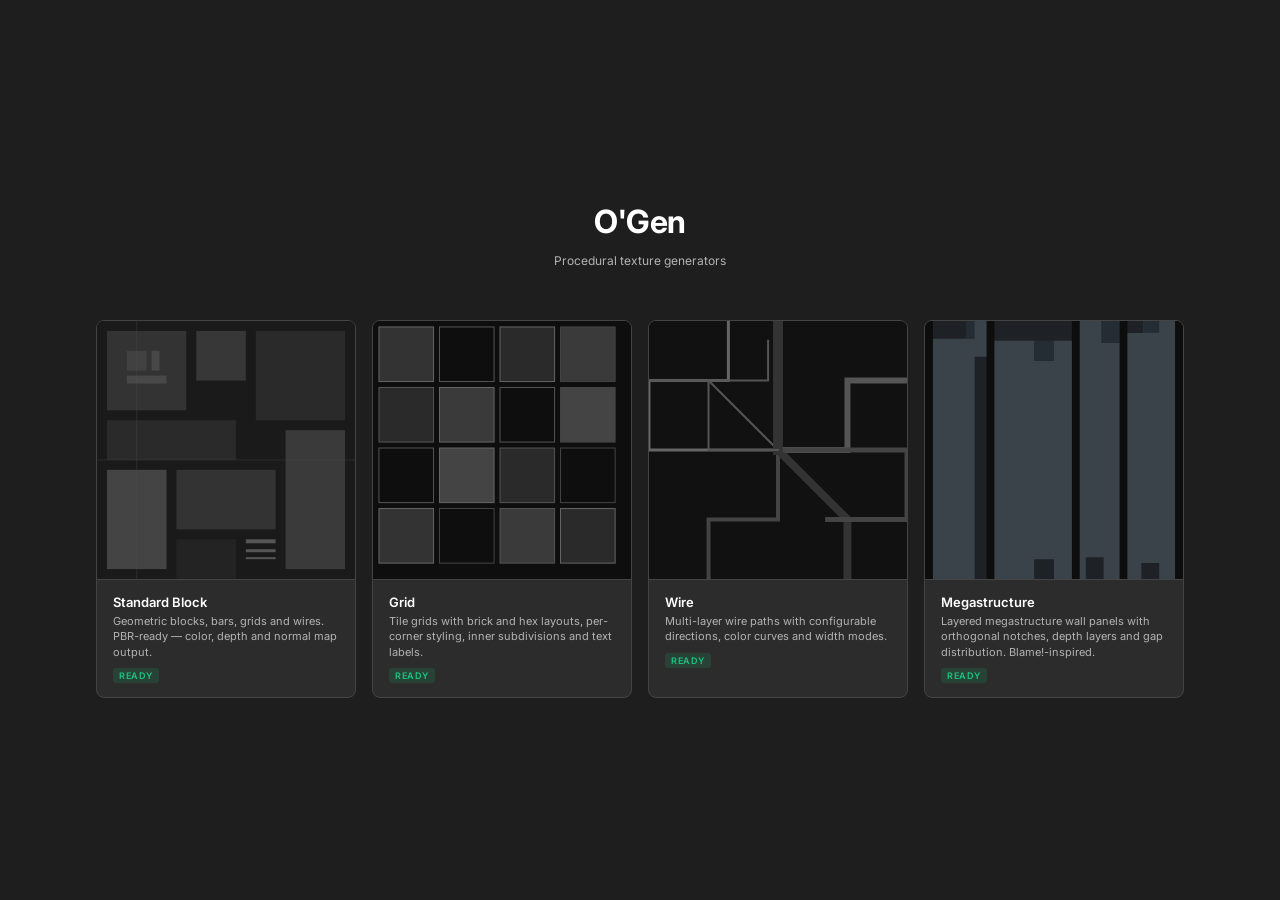
<file: index.html>
<!DOCTYPE html>
<html lang="en">
<head>
    <meta charset="UTF-8">
    <meta name="viewport" content="width=device-width, initial-scale=1.0">
    <title>O'Gen</title>
    <link rel="stylesheet" href="css/main.css">
    <style>
        body {
            display: flex;
            flex-direction: column;
            align-items: center;
            justify-content: center;
            min-height: 100vh;
            padding: 40px 20px;
            gap: 40px;
        }

        .hub-header { text-align: center; }

        .hub-title {
            font-size: 32px;
            font-weight: 700;
            color: var(--ob-ink);
            letter-spacing: -0.5px;
            margin: 0 0 6px;
        }

        .hub-sub {
            font-size: 12px;
            color: var(--ob-muted);
        }

        .generator-grid {
            display: flex;
            gap: 16px;
            flex-wrap: wrap;
            justify-content: center;
        }

        .gen-card {
            width: 260px;
            background: var(--ob-panel);
            border: 1px solid var(--ob-line);
            border-radius: var(--ob-radius-shell);
            overflow: hidden;
            text-decoration: none;
            color: inherit;
            transition: border-color 0.2s, transform 0.15s, box-shadow 0.2s;
            display: flex;
            flex-direction: column;
        }

        .gen-card:hover {
            border-color: var(--ob-line-2);
            transform: translateY(-2px);
            box-shadow: 0 12px 32px rgba(0, 0, 0, 0.4);
        }

        .gen-card.disabled {
            opacity: 0.45;
            pointer-events: none;
        }

        .gen-preview {
            width: 100%;
            aspect-ratio: 1;
            background: #111;
            overflow: hidden;
            position: relative;
        }

        .gen-preview svg { width: 100%; height: 100%; display: block; }

        .gen-info {
            padding: 14px 16px;
            display: flex;
            flex-direction: column;
            gap: 4px;
            border-top: 1px solid var(--ob-line);
        }

        .gen-name {
            font-size: 13px;
            font-weight: 600;
            color: var(--ob-ink);
        }

        .gen-desc {
            font-size: 11px;
            color: var(--ob-muted);
            line-height: 1.4;
        }

        .gen-badge {
            display: inline-flex;
            align-items: center;
            font-size: 9px;
            font-weight: 600;
            text-transform: uppercase;
            letter-spacing: 0.06em;
            padding: 2px 6px;
            border-radius: 3px;
            margin-top: 4px;
            width: fit-content;
        }

        .badge-ready  { background: rgba(27, 196, 125, 0.15); color: var(--ob-success); }
        .badge-soon   { background: rgba(255, 255, 255, 0.06); color: var(--ob-muted); }
    </style>
</head>
<body>

<div class="hub-header">
    <h1 class="hub-title">O'Gen</h1>
    <p class="hub-sub">Procedural texture generators</p>
</div>

<div class="generator-grid">

    <!-- Standard Block -->
    <a href="standard-block.html" class="gen-card">
        <div class="gen-preview">
            <svg xmlns="http://www.w3.org/2000/svg" viewBox="0 0 260 260">
                <rect width="260" height="260" fill="#1a1a1a"/>
                <rect x="10" y="10" width="80" height="80" fill="#333"/>
                <rect x="100" y="10" width="50" height="50" fill="#444" fill-opacity=".7"/>
                <rect x="160" y="10" width="90" height="90" fill="#2a2a2a"/>
                <rect x="10" y="100" width="130" height="40" fill="#3a3a3a" fill-opacity=".5"/>
                <rect x="10" y="150" width="60" height="100" fill="#444"/>
                <rect x="80" y="150" width="100" height="60" fill="#333"/>
                <rect x="190" y="110" width="60" height="140" fill="#3a3a3a"/>
                <rect x="150" y="220" width="30" height="4" fill="#555"/>
                <rect x="150" y="230" width="30" height="3" fill="#555"/>
                <rect x="150" y="238" width="30" height="2" fill="#555"/>
                <rect x="80" y="220" width="60" height="40" fill="#2a2a2a" fill-opacity=".6"/>
                <line x1="40" y1="0" x2="40" y2="260" stroke="#555" stroke-width="1" opacity=".3"/>
                <line x1="0" y1="140" x2="260" y2="140" stroke="#555" stroke-width="1" opacity=".3"/>
                <rect x="30" y="30" width="20" height="20" fill="#555" fill-opacity=".4"/>
                <rect x="55" y="30" width="8" height="20" fill="#666" fill-opacity=".4"/>
                <rect x="30" y="55" width="40" height="8" fill="#666" fill-opacity=".4"/>
            </svg>
        </div>
        <div class="gen-info">
            <div class="gen-name">Standard Block</div>
            <div class="gen-desc">Geometric blocks, bars, grids and wires. PBR-ready — color, depth and normal map output.</div>
            <span class="gen-badge badge-ready">Ready</span>
        </div>
    </a>

    <!-- Grid -->
    <a href="grid.html" class="gen-card">
        <div class="gen-preview">
            <svg xmlns="http://www.w3.org/2000/svg" viewBox="0 0 260 260">
                <rect width="260" height="260" fill="#0e0e0e"/>
                <rect x="6"   y="6"   width="55" height="55" fill="#333" stroke="#666" stroke-width="1"/>
                <rect x="67"  y="6"   width="55" height="55" fill="none" stroke="#555" stroke-width="1"/>
                <rect x="128" y="6"   width="55" height="55" fill="#2a2a2a" stroke="#666" stroke-width="1"/>
                <rect x="189" y="6"   width="55" height="55" fill="#3a3a3a" stroke="#444" stroke-width="1"/>
                <rect x="6"   y="67"  width="55" height="55" fill="#2a2a2a" stroke="#555" stroke-width="1"/>
                <rect x="67"  y="67"  width="55" height="55" fill="#3a3a3a" stroke="#666" stroke-width="1"/>
                <rect x="128" y="67"  width="55" height="55" fill="none"    stroke="#555" stroke-width="1"/>
                <rect x="189" y="67"  width="55" height="55" fill="#444"    stroke="#444" stroke-width="1"/>
                <rect x="6"   y="128" width="55" height="55" fill="none"    stroke="#555" stroke-width="1"/>
                <rect x="67"  y="128" width="55" height="55" fill="#444"    stroke="#666" stroke-width="1"/>
                <rect x="128" y="128" width="55" height="55" fill="#2a2a2a" stroke="#555" stroke-width="1"/>
                <rect x="189" y="128" width="55" height="55" fill="none"    stroke="#444" stroke-width="1"/>
                <rect x="6"   y="189" width="55" height="55" fill="#333"    stroke="#666" stroke-width="1"/>
                <rect x="67"  y="189" width="55" height="55" fill="none"    stroke="#444" stroke-width="1"/>
                <rect x="128" y="189" width="55" height="55" fill="#3a3a3a" stroke="#555" stroke-width="1"/>
                <rect x="189" y="189" width="55" height="55" fill="#2a2a2a" stroke="#666" stroke-width="1"/>
            </svg>
        </div>
        <div class="gen-info">
            <div class="gen-name">Grid</div>
            <div class="gen-desc">Tile grids with brick and hex layouts, per-corner styling, inner subdivisions and text labels.</div>
            <span class="gen-badge badge-ready">Ready</span>
        </div>
    </a>

    <!-- Wire -->
    <a href="wire.html" class="gen-card">
        <div class="gen-preview">
            <svg xmlns="http://www.w3.org/2000/svg" viewBox="0 0 260 260">
                <rect width="260" height="260" fill="#111"/>
                <polyline points="130,130 200,130 200,60 260,60" stroke="#555" stroke-width="6" fill="none" stroke-linecap="square"/>
                <polyline points="130,130 130,200 60,200 60,260" stroke="#444" stroke-width="4" fill="none" stroke-linecap="square"/>
                <polyline points="130,130 0,130 0,60 80,60 80,0" stroke="#666" stroke-width="3" fill="none" stroke-linecap="square"/>
                <polyline points="130,130 200,200 200,260" stroke="#333" stroke-width="8" fill="none" stroke-linecap="square"/>
                <polyline points="130,130 60,60 0,60" stroke="#555" stroke-width="2" fill="none" stroke-linecap="square"/>
                <polyline points="130,130 260,130 260,200 180,200" stroke="#444" stroke-width="5" fill="none" stroke-linecap="square"/>
                <polyline points="130,130 130,0" stroke="#333" stroke-width="10" fill="none" stroke-linecap="square"/>
                <polyline points="130,130 60,130 60,60 120,60 120,20" stroke="#555" stroke-width="2" fill="none" stroke-linecap="square"/>
            </svg>
        </div>
        <div class="gen-info">
            <div class="gen-name">Wire</div>
            <div class="gen-desc">Multi-layer wire paths with configurable directions, color curves and width modes.</div>
            <span class="gen-badge badge-ready">Ready</span>
        </div>
    </a>

    <!-- Megastructure -->
    <a href="megastructure.html" class="gen-card">
        <div class="gen-preview">
            <svg xmlns="http://www.w3.org/2000/svg" viewBox="0 0 260 260">
                <rect width="260" height="260" fill="#0d0d0d"/>
                <!-- back layer: darker blocks -->
                <polygon points="8,260 8,0 62,0 62,260" fill="#1e2226"/>
                <polygon points="70,260 70,0 148,0 148,260" fill="#1e2226"/>
                <polygon points="156,260 156,0 196,0 196,260" fill="#1e2226"/>
                <polygon points="204,260 204,0 252,0 252,260" fill="#1e2226"/>
                <!-- front layer: mid blocks with notches -->
                <polygon points="8,260 8,18 42,18 42,0 62,0 62,36 50,36 50,260" fill="#3a424a"/>
                <polygon points="70,20 70,260 110,260 110,240 130,240 130,260 148,260 148,20 130,20 130,40 110,40 110,20" fill="#3a424a"/>
                <polygon points="156,260 156,0 178,0 178,22 196,22 196,0 196,260 180,260 180,238 162,238 162,260" fill="#3a424a"/>
                <polygon points="204,260 204,12 220,12 220,0 252,0 252,260 236,260 236,244 218,244 218,260" fill="#3a424a"/>
                <!-- highlight notch accents -->
                <rect x="42" y="0" width="8" height="18" fill="#252d34"/>
                <rect x="110" y="20" width="20" height="20" fill="#252d34"/>
                <rect x="178" y="0" width="18" height="22" fill="#252d34"/>
                <rect x="220" y="0" width="16" height="12" fill="#252d34"/>
            </svg>
        </div>
        <div class="gen-info">
            <div class="gen-name">Megastructure</div>
            <div class="gen-desc">Layered megastructure wall panels with orthogonal notches, depth layers and gap distribution. Blame!-inspired.</div>
            <span class="gen-badge badge-ready">Ready</span>
        </div>
    </a>

</div>

</body>
</html>
</file>
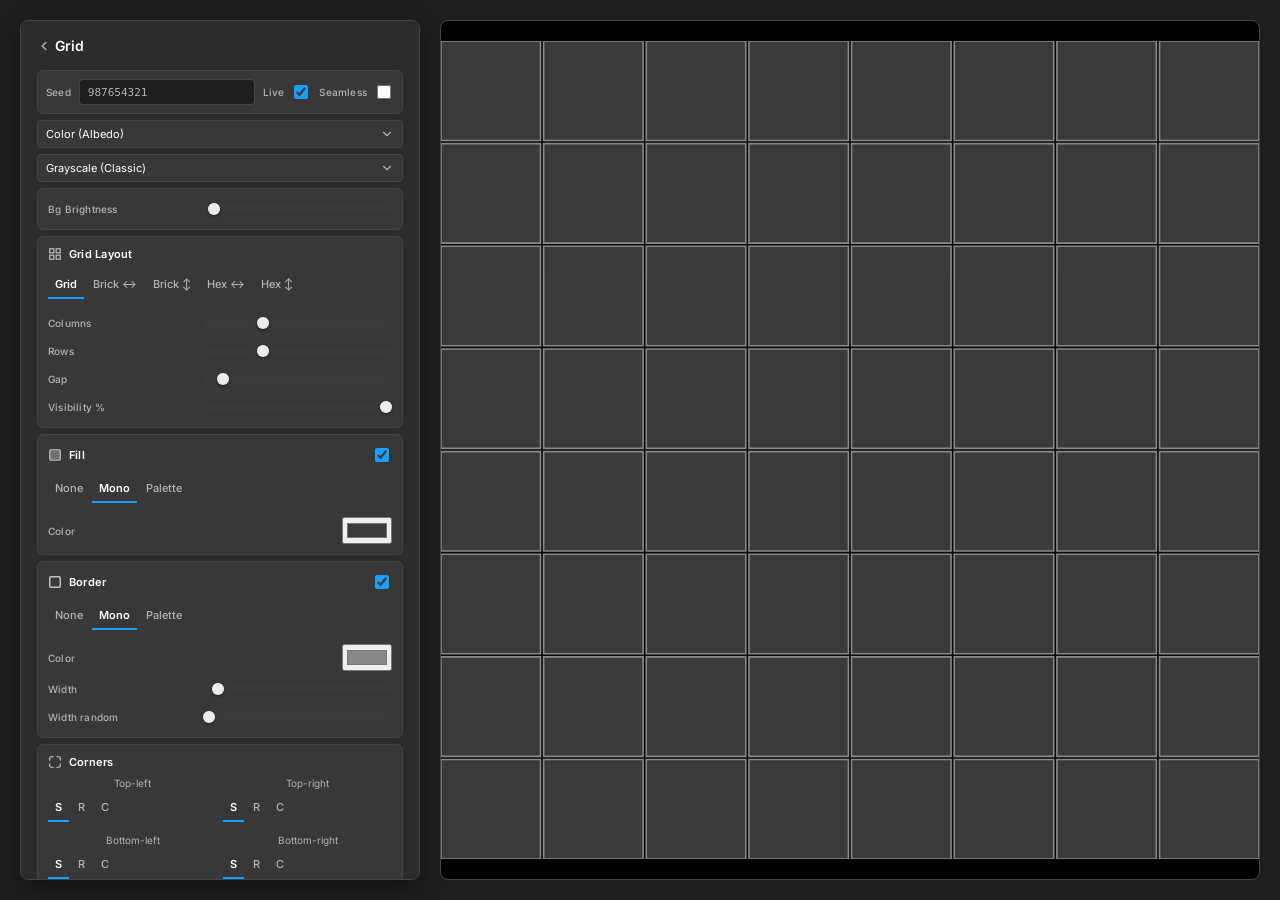
<file: grid.html>
<!DOCTYPE html>
<html lang="en">
<head>
    <meta charset="UTF-8">
    <meta name="viewport" content="width=device-width, initial-scale=1.0">
    <title>Grid — O'Gen</title>
    <link rel="stylesheet" href="css/main.css">
    <link rel="preconnect" href="https://fonts.googleapis.com">
    <link href="https://fonts.googleapis.com/css2?family=Space+Mono&family=Share+Tech+Mono&display=swap" rel="stylesheet">
    <style>
        .corner-grid {
            display: grid;
            grid-template-columns: 1fr 1fr;
            gap: 6px;
        }
        .corner-item {
            display: flex;
            flex-direction: column;
            gap: 3px;
        }
        .corner-item .corner-label {
            font-size: 10px;
            color: var(--ob-muted);
            text-align: center;
        }
        .corner-item .seg-group {
            display: flex;
        }
        .anchor-grid {
            display: grid;
            grid-template-columns: repeat(3, 1fr);
            gap: 3px;
        }
        .anchor-grid .seg-btn {
            padding: 4px 0;
            font-size: 10px;
            text-align: center;
        }
    </style>
</head>
<body>

<!-- ─── Palette Modal ─────────────────────────────────────────────────────── -->
<div class="modal-overlay" id="paletteModal">
    <div class="modal-box">
        <div class="modal-title">Custom Palette</div>
        <div class="color-slots">
            <div class="color-slot">
                <input type="color" id="c0" value="#FF0055">
                <input type="text"  id="h0" value="#FF0055" maxlength="7" class="hex-input">
                <input type="checkbox" id="en0" checked title="Enable">
            </div>
            <div class="color-slot">
                <input type="color" id="c1" value="#00FFCC">
                <input type="text"  id="h1" value="#00FFCC" maxlength="7" class="hex-input">
                <input type="checkbox" id="en1" checked title="Enable">
            </div>
            <div class="color-slot">
                <input type="color" id="c2" value="#9D00FF">
                <input type="text"  id="h2" value="#9D00FF" maxlength="7" class="hex-input">
                <input type="checkbox" id="en2" checked title="Enable">
            </div>
            <div class="color-slot">
                <input type="color" id="c3" value="#2B0F4C">
                <input type="text"  id="h3" value="#2B0F4C" maxlength="7" class="hex-input">
                <input type="checkbox" id="en3" checked title="Enable">
            </div>
            <div class="color-slot">
                <input type="color" id="c4" value="#FFFFFF">
                <input type="text"  id="h4" value="#FFFFFF" maxlength="7" class="hex-input">
                <input type="checkbox" id="en4" checked title="Enable">
            </div>
        </div>
        <textarea class="modal-paste" id="hexPaste" placeholder="Paste CSS, XML, HEX, or rgb() here…"></textarea>
        <div class="modal-actions">
            <input type="file" id="aseFile" accept=".ase" style="display:none">
            <button onclick="document.getElementById('aseFile').click()">Load .ase</button>
            <button onclick="shufflePalette()">Shuffle</button>
            <button class="btn-generate" onclick="closePaletteModal()">Apply & Close</button>
        </div>
    </div>
</div>

<!-- ─── Left Panel ───────────────────────────────────────────────────────── -->
<div class="controls">
    <div class="panel-title">
        <a href="index.html" class="back-btn">
            <svg viewBox="0 0 24 24" width="14" height="14" fill="none" stroke="currentColor" stroke-width="2.5" stroke-linecap="round" stroke-linejoin="round"><polyline points="15 18 9 12 15 6"/></svg>
        </a>
        Grid
    </div>

    <!-- Seed + Live -->
    <div class="seed-row">
        <label>Seed</label>
        <input type="text" id="seedDisplay" readonly>
        <div class="live-wrap">
            <label for="livePreview">Live</label>
            <input type="checkbox" id="livePreview" checked>
        </div>
        <div class="live-wrap">
            <label for="seamlessEnable">Seamless</label>
            <input type="checkbox" id="seamlessEnable" onchange="handleInput()">
        </div>
    </div>

    <!-- Render mode -->
    <select id="renderMode" onchange="handleInput()">
        <option value="color">Color (Albedo)</option>
        <option value="depth">Depth Map (Height)</option>
        <option value="normal">Normal Map</option>
    </select>

    <!-- Palette -->
    <div class="select-row">
        <select id="paletteSelect" onchange="handlePaletteChange()">
            <option value="grayscale">Grayscale (Classic)</option>
            <option value="custom">Custom (Paste / ASE)</option>
            <option value="cyberpunk">Cyberpunk (Neon)</option>
            <option value="mars">Mars Base (Orange/Red)</option>
            <option value="ocean">Deep Ocean (Blues)</option>
        </select>
        <button id="editCustomBtn" class="btn-icon" onclick="openPaletteModal()" title="Edit palette" style="display:none">
            <svg viewBox="0 0 24 24" width="14" height="14" stroke="currentColor" stroke-width="2" fill="none">
                <circle cx="12" cy="12" r="3"></circle>
                <path d="M19.4 15a1.65 1.65 0 0 0 .33 1.82l.06.06a2 2 0 0 1-2.83 2.83l-.06-.06a1.65 1.65 0 0 0-1.82-.33 1.65 1.65 0 0 0-1 1.51V21a2 2 0 0 1-4 0v-.09A1.65 1.65 0 0 0 9 19.4a1.65 1.65 0 0 0-1.82.33l-.06.06a2 2 0 0 1-2.83-2.83l.06-.06A1.65 1.65 0 0 0 4.68 15a1.65 1.65 0 0 0-1.51-1H3a2 2 0 0 1 0-4h.09A1.65 1.65 0 0 0 4.6 9a1.65 1.65 0 0 0-.33-1.82l-.06-.06a2 2 0 0 1 2.83-2.83l.06.06A1.65 1.65 0 0 0 9 4.68a1.65 1.65 0 0 0 1-1.51V3a2 2 0 0 1 4 0v.09a1.65 1.65 0 0 0 1 1.51 1.65 1.65 0 0 0 1.82-.33l.06-.06a2 2 0 0 1 2.83 2.83l-.06.06A1.65 1.65 0 0 0 19.4 9a1.65 1.65 0 0 0 1.51 1H21a2 2 0 0 1 0 4h-.09a1.65 1.65 0 0 0-1.51 1z"></path>
            </svg>
        </button>
    </div>

    <!-- Bg Brightness -->
    <div class="module-group">
        <div class="row">
            <label>Bg Brightness</label>
            <input type="range" id="bgBrightness" min="0" max="255" value="8" oninput="handleInput()">
        </div>
    </div>

    <!-- Grid Layout -->
    <div class="module-group">
        <div class="module-header">
            <div class="module-title">
                <svg viewBox="0 0 24 24"><rect x="3" y="3" width="7" height="7" stroke="currentColor" stroke-width="2" fill="none"/><rect x="14" y="3" width="7" height="7" stroke="currentColor" stroke-width="2" fill="none"/><rect x="3" y="14" width="7" height="7" stroke="currentColor" stroke-width="2" fill="none"/><rect x="14" y="14" width="7" height="7" stroke="currentColor" stroke-width="2" fill="none"/></svg>
                Grid Layout
            </div>
        </div>
        <div class="seg-group" data-param="gridType">
            <button class="seg-btn active" data-value="grid">Grid</button>
            <button class="seg-btn" data-value="brick-row">Brick ↔</button>
            <button class="seg-btn" data-value="brick-col">Brick ↕</button>
            <button class="seg-btn" data-value="hex-row">Hex ↔</button>
            <button class="seg-btn" data-value="hex-col">Hex ↕</button>
        </div>
        <div class="row"><label>Columns</label>      <input type="range" id="cellsX" min="1" max="24" value="8" oninput="handleInput()"></div>
        <div class="row"><label>Rows</label>          <input type="range" id="cellsY" min="1" max="24" value="8" oninput="handleInput()"></div>
        <div class="row"><label>Gap</label>            <input type="range" id="margin" min="0" max="50" value="4" oninput="handleInput()"></div>
        <div class="row"><label>Visibility %</label>  <input type="range" id="visibility" min="0" max="100" value="100" oninput="handleInput()"></div>
    </div>

    <!-- Fill -->
    <div class="module-group">
        <div class="module-header">
            <div class="module-title">
                <svg viewBox="0 0 24 24"><rect x="3" y="3" width="18" height="18" rx="2" fill="currentColor" opacity=".4"/><rect x="3" y="3" width="18" height="18" rx="2" stroke="currentColor" stroke-width="2" fill="none"/></svg>
                Fill
            </div>
            <input type="checkbox" id="fillEnable" checked onchange="handleInput()">
        </div>
        <div class="seg-group" data-param="fillMode">
            <button class="seg-btn" data-value="none">None</button>
            <button class="seg-btn active" data-value="mono">Mono</button>
            <button class="seg-btn" data-value="palette">Palette</button>
        </div>
        <div class="row" id="fillColorRow">
            <label>Color</label>
            <input type="color" id="fillColor" value="#3A3A3A" oninput="handleInput()">
        </div>
    </div>

    <!-- Border -->
    <div class="module-group">
        <div class="module-header">
            <div class="module-title">
                <svg viewBox="0 0 24 24"><rect x="3" y="3" width="18" height="18" rx="2" stroke="currentColor" stroke-width="2.5" fill="none"/></svg>
                Border
            </div>
            <input type="checkbox" id="borderEnable" checked onchange="handleInput()">
        </div>
        <div class="seg-group" data-param="borderMode">
            <button class="seg-btn" data-value="none">None</button>
            <button class="seg-btn active" data-value="mono">Mono</button>
            <button class="seg-btn" data-value="palette">Palette</button>
        </div>
        <div class="row" id="borderColorRow">
            <label>Color</label>
            <input type="color" id="borderColor" value="#888888" oninput="handleInput()">
        </div>
        <div class="row" id="borderWidthRow">
            <label>Width</label>
            <input type="range" id="borderWidth" min="1" max="20" value="2" oninput="handleInput()">
        </div>
        <div class="row" id="borderWidthRandomRow">
            <label>Width random</label>
            <input type="range" id="borderWidthRandom" min="0" max="2" step="0.05" value="0" oninput="handleInput()">
        </div>
    </div>

    <!-- Corners -->
    <div class="module-group">
        <div class="module-header">
            <div class="module-title">
                <svg viewBox="0 0 24 24"><path d="M3 9V5a2 2 0 0 1 2-2h4M15 3h4a2 2 0 0 1 2 2v4M21 15v4a2 2 0 0 1-2 2h-4M9 21H5a2 2 0 0 1-2-2v-4" stroke="currentColor" stroke-width="2" fill="none" stroke-linecap="round"/></svg>
                Corners
            </div>
        </div>

        <!-- Rect: per-corner type -->
        <div id="cornerRectGrid">
            <div class="corner-grid">
                <div class="corner-item">
                    <span class="corner-label">Top-left</span>
                    <div class="seg-group" data-param="cornerTL">
                        <button class="seg-btn active" data-value="sharp" title="Sharp">S</button>
                        <button class="seg-btn" data-value="round" title="Round">R</button>
                        <button class="seg-btn" data-value="chamfer" title="Chamfer">C</button>
                    </div>
                </div>
                <div class="corner-item">
                    <span class="corner-label">Top-right</span>
                    <div class="seg-group" data-param="cornerTR">
                        <button class="seg-btn active" data-value="sharp" title="Sharp">S</button>
                        <button class="seg-btn" data-value="round" title="Round">R</button>
                        <button class="seg-btn" data-value="chamfer" title="Chamfer">C</button>
                    </div>
                </div>
                <div class="corner-item">
                    <span class="corner-label">Bottom-left</span>
                    <div class="seg-group" data-param="cornerBL">
                        <button class="seg-btn active" data-value="sharp" title="Sharp">S</button>
                        <button class="seg-btn" data-value="round" title="Round">R</button>
                        <button class="seg-btn" data-value="chamfer" title="Chamfer">C</button>
                    </div>
                </div>
                <div class="corner-item">
                    <span class="corner-label">Bottom-right</span>
                    <div class="seg-group" data-param="cornerBR">
                        <button class="seg-btn active" data-value="sharp" title="Sharp">S</button>
                        <button class="seg-btn" data-value="round" title="Round">R</button>
                        <button class="seg-btn" data-value="chamfer" title="Chamfer">C</button>
                    </div>
                </div>
            </div>
        </div>

        <!-- Hex: single type for all 6 vertices -->
        <div id="cornerHexGroup" style="display:none">
            <div class="seg-group" data-param="cornerAll">
                <button class="seg-btn active" data-value="sharp">Sharp</button>
                <button class="seg-btn" data-value="round">Round</button>
                <button class="seg-btn" data-value="chamfer">Chamfer</button>
            </div>
        </div>

        <div class="row"><label>Radius</label>        <input type="range" id="cornerRadius" min="0" max="80" value="0" oninput="handleInput()"></div>
        <div class="row"><label>Radius random</label> <input type="range" id="cornerRadiusRandom" min="0" max="2" step="0.05" value="0" oninput="handleInput()"></div>
    </div>

    <!-- Corner Figures -->
    <div class="module-group" id="cornerFigSection">
        <div class="module-header">
            <div class="module-title">
                <svg viewBox="0 0 24 24"><circle cx="5" cy="5" r="2" fill="currentColor"/><circle cx="19" cy="5" r="2" fill="currentColor"/><circle cx="5" cy="19" r="2" fill="currentColor"/><circle cx="19" cy="19" r="2" fill="currentColor"/></svg>
                Corner Figures
            </div>
            <input type="checkbox" id="cornerFigEnable" onchange="handleInput()">
        </div>
        <div class="seg-group" data-param="cornerFigType">
            <button class="seg-btn active" data-value="circle">Circle</button>
            <button class="seg-btn" data-value="square">Square</button>
            <button class="seg-btn" data-value="circle-outline">○ Out</button>
            <button class="seg-btn" data-value="square-outline">□ Out</button>
            <button class="seg-btn" data-value="cross">Cross</button>
            <button class="seg-btn" data-value="diamond">Diamond</button>
        </div>
        <div class="row"><label>Size mult</label>   <input type="range" id="cornerFigMult" min="0.5" max="8" step="0.1" value="2" oninput="handleInput()"></div>
        <div class="row"><label>Size random</label> <input type="range" id="cornerFigRandom" min="0" max="2" step="0.05" value="0" oninput="handleInput()"></div>
    </div>

    <!-- Inner Grid -->
    <div class="module-group" id="innerGridSection">
        <div class="module-header">
            <div class="module-title">
                <svg viewBox="0 0 24 24"><rect x="3" y="3" width="18" height="18" stroke="currentColor" stroke-width="2" fill="none"/><line x1="12" y1="3" x2="12" y2="21" stroke="currentColor" stroke-width="1.5"/><line x1="3" y1="12" x2="21" y2="12" stroke="currentColor" stroke-width="1.5"/></svg>
                Inner Grid
            </div>
            <input type="checkbox" id="innerGridEnable" onchange="handleInput()">
        </div>
        <div class="row"><label>Cols</label>             <input type="range" id="innerGridX" min="0" max="32" value="1" oninput="handleInput()"></div>
        <div class="row"><label>Rows</label>             <input type="range" id="innerGridY" min="0" max="32" value="1" oninput="handleInput()"></div>
        <div class="row"><label>Thickness mult</label>   <input type="range" id="innerGridThickMult" min="0.1" max="3" step="0.05" value="0.5" oninput="handleInput()"></div>
        <div class="row"><label>Thickness random</label> <input type="range" id="innerGridThickRandom" min="0" max="2" step="0.05" value="0" oninput="handleInput()"></div>
        <div class="row"><label>Opacity</label>          <input type="range" id="innerGridOpacity" min="0" max="1" step="0.01" value="0.5" oninput="handleInput()"></div>
        <div class="row"><label>Opacity random</label>   <input type="range" id="innerGridOpacityRandom" min="0" max="2" step="0.05" value="0" oninput="handleInput()"></div>
    </div>

    <!-- Text -->
    <div class="module-group">
        <div class="module-header">
            <div class="module-title">
                <svg viewBox="0 0 24 24"><path d="M4 6h16M4 12h10M4 18h14" stroke="currentColor" stroke-width="2" stroke-linecap="round"/></svg>
                Text
            </div>
            <input type="checkbox" id="textEnable" onchange="handleInput()">
        </div>
        <div class="row"><label>Visibility %</label>    <input type="range" id="textVisibility" min="0" max="100" value="80" oninput="handleInput()"></div>
        <div class="row"><label>Lines</label>            <input type="range" id="textLineCount" min="1" max="6" value="1" oninput="updateCustomLines(); handleInput()"></div>
        <div class="row" id="textWordsRow">
            <label>Words / line</label>
            <input type="range" id="textWordsPerLine" min="1" max="6" value="1" oninput="handleInput()">
        </div>
        <div class="seg-group" data-param="textMode">
            <button class="seg-btn active" data-value="random">Random</button>
            <button class="seg-btn" data-value="custom">Custom</button>
        </div>
        <div id="customLinesContainer" style="display:none"></div>
        <div class="row"><label>Counter</label></div>
        <div class="seg-group" data-param="counterPos">
            <button class="seg-btn active" data-value="none">Off</button>
            <button class="seg-btn" data-value="before">Before</button>
            <button class="seg-btn" data-value="after">After</button>
        </div>
        <div class="row"><label>Anchor</label></div>
        <div class="anchor-grid seg-group" data-param="textAnchor">
            <button class="seg-btn" data-value="tl" title="Top-left">↖</button>
            <button class="seg-btn" data-value="tc" title="Top-center">↑</button>
            <button class="seg-btn" data-value="tr" title="Top-right">↗</button>
            <button class="seg-btn" data-value="ml" title="Mid-left">←</button>
            <button class="seg-btn active" data-value="mc" title="Center">·</button>
            <button class="seg-btn" data-value="mr" title="Mid-right">→</button>
            <button class="seg-btn" data-value="bl" title="Bot-left">↙</button>
            <button class="seg-btn" data-value="bc" title="Bot-center">↓</button>
            <button class="seg-btn" data-value="br" title="Bot-right">↘</button>
        </div>
        <div class="row">
            <label>Font</label>
            <select id="textFont" onchange="handleInput()" style="flex:1">
                <option value="courier">Courier New</option>
                <option value="consolas">Consolas</option>
                <option value="space-mono">Space Mono</option>
                <option value="share-tech">Share Tech Mono</option>
                <option value="arial">Arial</option>
                <option value="georgia">Georgia</option>
                <option value="impact">Impact</option>
                <option value="times">Times New Roman</option>
            </select>
        </div>
        <div class="row"><label>Font size</label>   <input type="range" id="textFontSize"   min="0.2" max="3"   step="0.05" value="1"    oninput="handleInput()"></div>
        <div class="row"><label>Line height</label> <input type="range" id="textLineHeight" min="0.8" max="3.5" step="0.05" value="1.35" oninput="handleInput()"></div>
        <div class="row"><label>Padding</label>     <input type="range" id="textMargin"     min="0" max="20" value="4"  oninput="handleInput()"></div>
        <div class="row"><label>Cell margin</label> <input type="range" id="textCellMargin" min="0" max="60" value="4"  oninput="handleInput()"></div>
        <div class="row">
            <label>Text bg</label>
            <input type="checkbox" id="textBgEnable" onchange="handleInput()">
            <label style="margin-left:12px">Border</label>
            <input type="checkbox" id="textBorderEnable" onchange="handleInput()">
        </div>
    </div>

    <!-- Actions -->
    <div class="actions-grid">
        <button class="btn-generate" onclick="generateNew()">Generate New Seed</button>
        <button class="btn-reset" onclick="resetDefaults()" title="Reset all settings to defaults">↺</button>
        <button class="btn-export" id="btnExportSVG">Save SVG</button>
        <button class="btn-png" id="btnExportPNG">Save PNG</button>
    </div>

    <!-- PNG scale popup -->
    <div id="pngPopup" class="png-popup" style="display:none;">
        <div class="png-popup-inner">
            <div class="scale-group">
                <button class="scale-btn active" data-scale="1">1×<span>1024px</span></button>
                <button class="scale-btn" data-scale="2">2×<span>2048px</span></button>
                <button class="scale-btn" data-scale="3">3×<span>3072px</span></button>
                <button class="scale-btn" data-scale="4">4×<span>4096px</span></button>
            </div>
            <input type="hidden" id="pngScale" value="1">
            <button class="btn-png btn-png-confirm" id="btnPngConfirm">Export PNG</button>
        </div>
    </div>

    <!-- Console -->
    <div class="console-panel">
        <label>Console</label>
        <textarea id="consoleLog" readonly></textarea>
    </div>
</div>

<!-- ─── Viewport ──────────────────────────────────────────────────────────── -->
<div class="viewport">
    <div id="svgContainer" style="width:100%;height:100%;display:flex;align-items:center;justify-content:center;"></div>
</div>

<script type="module" src="js/grid-main.js"></script>
</body>
</html>
</file>
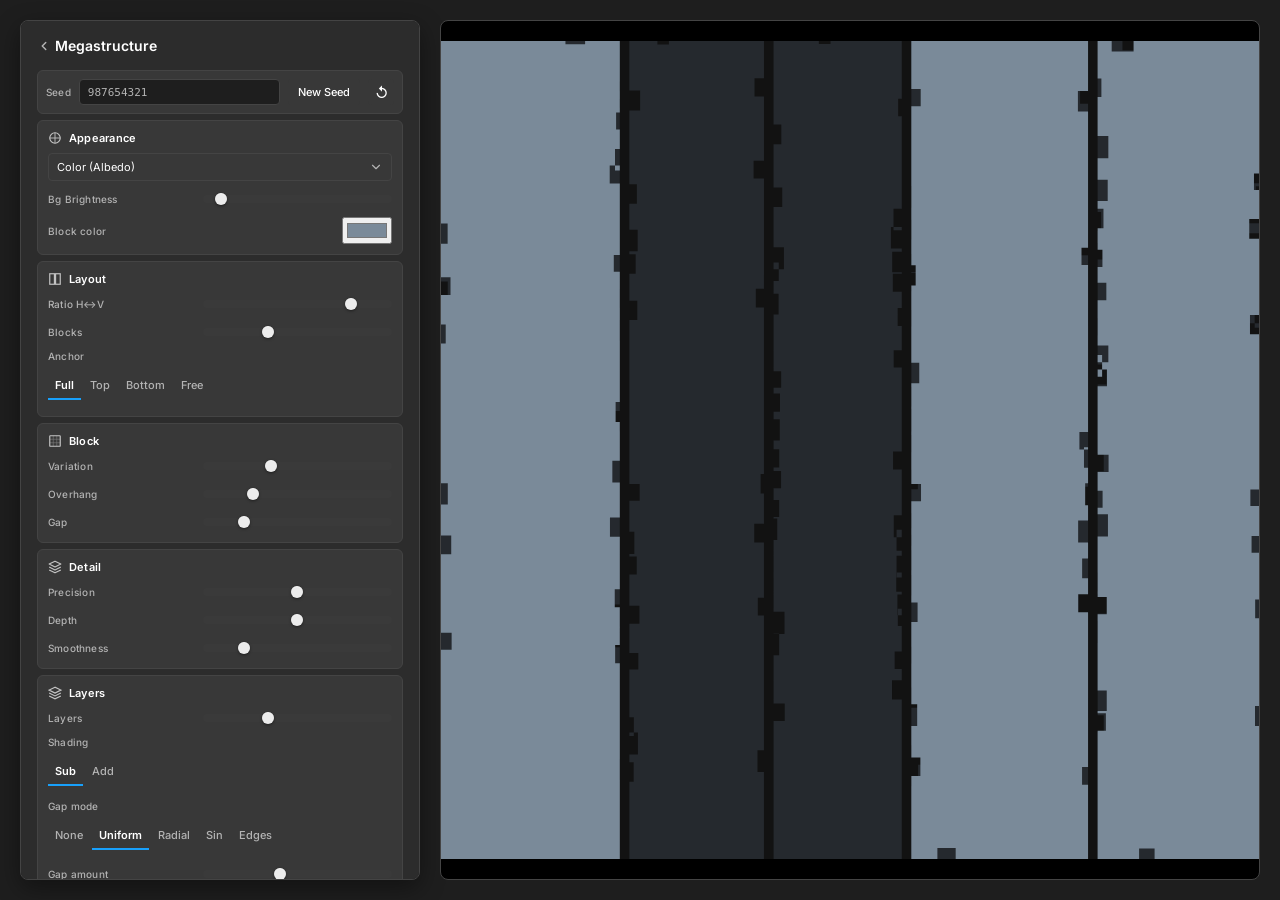
<file: megastructure.html>
<!DOCTYPE html>
<html lang="en">
<head>
    <meta charset="UTF-8">
    <meta name="viewport" content="width=device-width, initial-scale=1.0">
    <title>Megastructure — O'Gen</title>
    <link rel="stylesheet" href="css/main.css">
    <link rel="preconnect" href="https://fonts.googleapis.com">
    <link href="https://fonts.googleapis.com/css2?family=Space+Mono&family=Share+Tech+Mono&display=swap" rel="stylesheet">
</head>
<body>

<!-- ─── Left Panel ───────────────────────────────────────────────────────── -->
<div class="controls">
    <div class="panel-title">
        <a href="index.html" class="back-btn">
            <svg viewBox="0 0 24 24" width="14" height="14" fill="none" stroke="currentColor" stroke-width="2.5" stroke-linecap="round" stroke-linejoin="round"><polyline points="15 18 9 12 15 6"/></svg>
        </a>
        Megastructure
    </div>

    <!-- Seed -->
    <div class="seed-row">
        <label>Seed</label>
        <input type="text" id="seedDisplay" readonly>
        <button class="btn-generate" onclick="generateNew()" style="flex-shrink:0;height:26px;padding:0 10px;">New Seed</button>
        <button class="btn-reset" onclick="resetDefaults()" title="Reset all settings to defaults" style="height:26px;width:26px;font-size:14px;">↺</button>
    </div>

    <!-- ─── Appearance ─────────────────────────────────────────────────────── -->
    <div class="module-group">
        <div class="module-header">
            <div class="module-title">
                <svg viewBox="0 0 24 24"><circle cx="12" cy="12" r="9" stroke="currentColor" stroke-width="2" fill="none"/><path d="M12 3v18M3 12h18" stroke="currentColor" stroke-width="1.5"/></svg>
                Appearance
            </div>
        </div>
        <select id="renderMode" onchange="handleInput()">
            <option value="color">Color (Albedo)</option>
            <option value="depth">Depth Map (Height)</option>
            <option value="normal">Normal Map</option>
        </select>
        <div class="row">
            <label>Bg Brightness</label>
            <input type="range" id="bgBrightness" min="0" max="255" value="18" oninput="handleInput()">
        </div>
        <div class="row">
            <label>Block color</label>
            <input type="color" id="blockColor" value="#7a8a99" oninput="handleInput()">
        </div>
    </div>

    <!-- ─── Layout ─────────────────────────────────────────────────────────── -->
    <div class="module-group">
        <div class="module-header">
            <div class="module-title">
                <svg viewBox="0 0 24 24"><rect x="3" y="3" width="8" height="18" stroke="currentColor" stroke-width="2" fill="none"/><rect x="13" y="3" width="8" height="18" stroke="currentColor" stroke-width="2" fill="none"/></svg>
                Layout
            </div>
        </div>
        <div class="row">
            <label>Ratio H↔V</label>
            <input type="range" id="ratio" min="0" max="1" step="0.01" value="0.8" oninput="handleInput()">
        </div>
        <div class="row">
            <label>Blocks</label>
            <input type="range" id="blockCount" min="3" max="9" step="1" value="5" oninput="handleInput()">
        </div>
        <div class="row"><label>Anchor</label></div>
        <div class="seg-group" data-param="anchor">
            <button class="seg-btn active" data-value="both">Full</button>
            <button class="seg-btn" data-value="start">Top</button>
            <button class="seg-btn" data-value="end">Bottom</button>
            <button class="seg-btn" data-value="free">Free</button>
        </div>
    </div>

    <!-- ─── Block ──────────────────────────────────────────────────────────── -->
    <div class="module-group">
        <div class="module-header">
            <div class="module-title">
                <svg viewBox="0 0 24 24"><rect x="3" y="3" width="18" height="18" rx="1" stroke="currentColor" stroke-width="2" fill="none"/><path d="M3 9h18M3 15h18M9 3v18M15 3v18" stroke="currentColor" stroke-width="1" opacity=".5"/></svg>
                Block
            </div>
        </div>
        <div class="row">
            <label>Variation</label>
            <input type="range" id="variation" min="0" max="1" step="0.01" value="0.35" oninput="handleInput()">
        </div>
        <div class="row">
            <label>Overhang</label>
            <input type="range" id="overhang" min="0" max="1" step="0.01" value="0.25" oninput="handleInput()">
        </div>
        <div class="row">
            <label>Gap</label>
            <input type="range" id="margin" min="0" max="60" step="1" value="12" oninput="handleInput()">
        </div>
    </div>

    <!-- ─── Detail ─────────────────────────────────────────────────────────── -->
    <div class="module-group">
        <div class="module-header">
            <div class="module-title">
                <svg viewBox="0 0 24 24"><path d="M12 2L2 7l10 5 10-5-10-5zM2 17l10 5 10-5M2 12l10 5 10-5" stroke="currentColor" stroke-width="2" fill="none" stroke-linejoin="round"/></svg>
                Detail
            </div>
        </div>
        <div class="row">
            <label>Precision</label>
            <input type="range" id="precision" min="0" max="1" step="0.01" value="0.5" oninput="handleInput()">
        </div>
        <div class="row">
            <label>Depth</label>
            <input type="range" id="detailDepth" min="0" max="1" step="0.01" value="0.5" oninput="handleInput()">
        </div>
        <div class="row">
            <label>Smoothness</label>
            <input type="range" id="smoothness" min="0" max="1" step="0.01" value="0.2" oninput="handleInput()">
        </div>
    </div>

    <!-- ─── Layers ─────────────────────────────────────────────────────────── -->
    <div class="module-group">
        <div class="module-header">
            <div class="module-title">
                <svg viewBox="0 0 24 24"><path d="M12 2L2 7l10 5 10-5-10-5z" stroke="currentColor" stroke-width="2" fill="none"/><path d="M2 12l10 5 10-5" stroke="currentColor" stroke-width="2" fill="none"/><path d="M2 17l10 5 10-5" stroke="currentColor" stroke-width="2" fill="none"/></svg>
                Layers
            </div>
        </div>
        <div class="row">
            <label>Layers</label>
            <input type="range" id="layerCount" min="1" max="4" step="1" value="2" oninput="handleInput()">
        </div>
        <div class="row"><label>Shading</label></div>
        <div class="seg-group" data-param="layerShading">
            <button class="seg-btn active" data-value="sub">Sub</button>
            <button class="seg-btn" data-value="add">Add</button>
        </div>
        <div class="row"><label>Gap mode</label></div>
        <div class="seg-group" data-param="gapMode">
            <button class="seg-btn" data-value="none">None</button>
            <button class="seg-btn active" data-value="uniform">Uniform</button>
            <button class="seg-btn" data-value="radial">Radial</button>
            <button class="seg-btn" data-value="sin">Sin</button>
            <button class="seg-btn" data-value="edges">Edges</button>
        </div>
        <div class="row">
            <label>Gap amount</label>
            <input type="range" id="gapAmount" min="0" max="1" step="0.01" value="0.4" oninput="handleInput()">
        </div>
        <div class="row">
            <label>Gap random</label>
            <input type="range" id="gapRandomness" min="0" max="1" step="0.01" value="0.5" oninput="handleInput()">
        </div>
    </div>

    <!-- Actions -->
    <div class="actions-grid">
        <button class="btn-generate" onclick="generateNew()">Generate New Seed</button>
        <button class="btn-reset" onclick="resetDefaults()" title="Reset all settings to defaults">↺</button>
        <button class="btn-export" id="btnExportSVG">Save SVG</button>
        <button class="btn-png" id="btnExportPNG">Save PNG</button>
    </div>

    <!-- PNG scale popup -->
    <div id="pngPopup" class="png-popup" style="display:none;">
        <div class="png-popup-inner">
            <div class="scale-group">
                <button class="scale-btn active" data-scale="1">1×<span>1024px</span></button>
                <button class="scale-btn" data-scale="2">2×<span>2048px</span></button>
                <button class="scale-btn" data-scale="3">3×<span>3072px</span></button>
                <button class="scale-btn" data-scale="4">4×<span>4096px</span></button>
            </div>
            <input type="hidden" id="pngScale" value="1">
            <button class="btn-png btn-png-confirm" id="btnPngConfirm">Export PNG</button>
        </div>
    </div>

    <!-- Console -->
    <div class="console-panel">
        <label>Console</label>
        <textarea id="consoleLog" readonly></textarea>
    </div>
</div>

<!-- ─── Viewport ──────────────────────────────────────────────────────────── -->
<div class="viewport">
    <div id="svgContainer" style="width:100%;height:100%;display:flex;align-items:center;justify-content:center;"></div>
</div>

<script type="module" src="js/mega-main.js"></script>
</body>
</html>
</file>
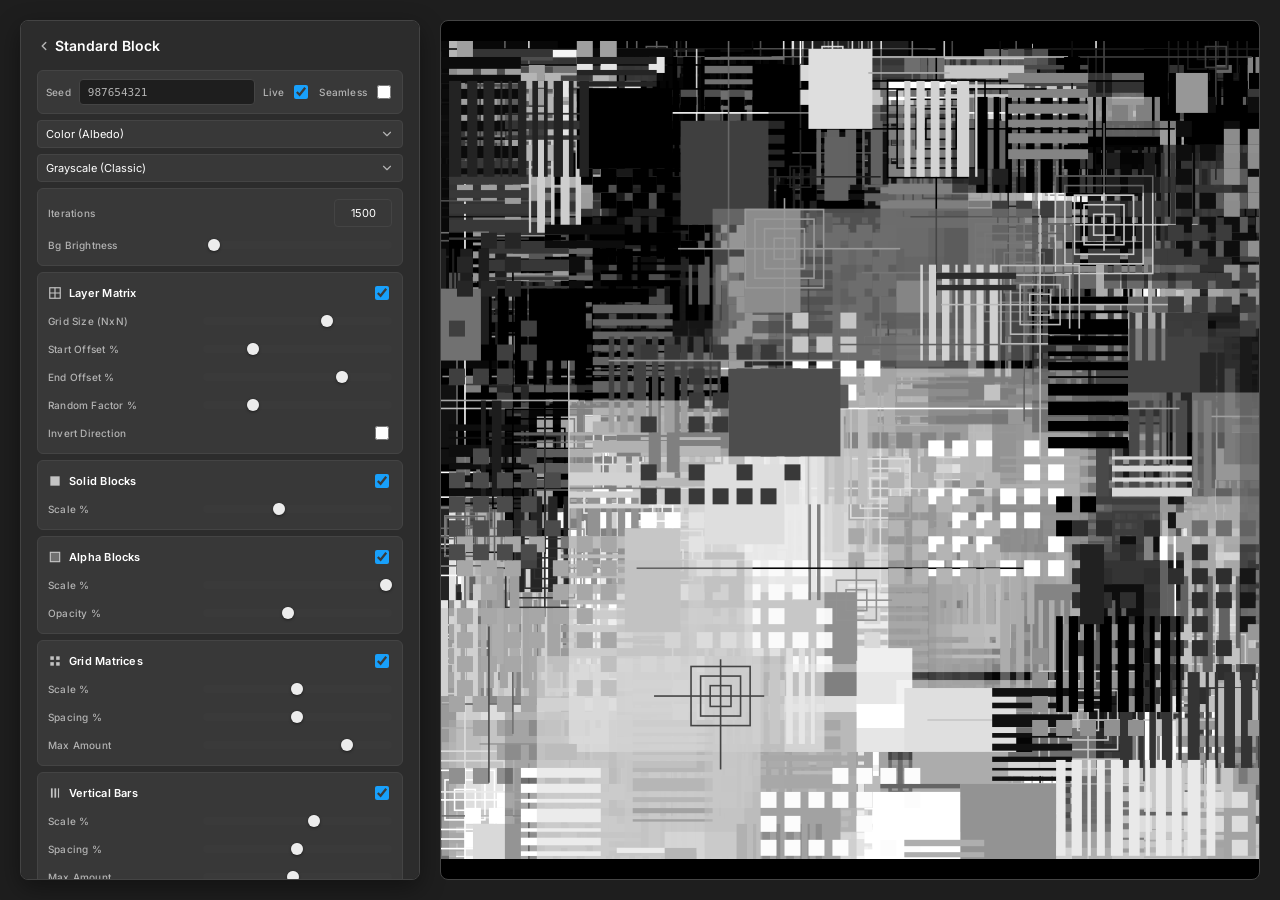
<file: standard-block.html>
<!DOCTYPE html>
<html lang="en">
<head>
    <meta charset="UTF-8">
    <meta name="viewport" content="width=device-width, initial-scale=1.0">
    <title>Standard Block — O'Gen</title>
    <link rel="stylesheet" href="css/main.css">
</head>
<body>

<!-- ─── Palette Modal ─────────────────────────────────────────────────────── -->
<div class="modal-overlay" id="paletteModal">
    <div class="modal-box">
        <div class="modal-title">Custom Palette</div>

        <div class="color-slots">
            <div class="color-slot">
                <input type="color" id="c0" value="#FF0055">
                <input type="text"  id="h0" value="#FF0055" maxlength="7" class="hex-input">
                <input type="checkbox" id="en0" checked title="Enable">
            </div>
            <div class="color-slot">
                <input type="color" id="c1" value="#00FFCC">
                <input type="text"  id="h1" value="#00FFCC" maxlength="7" class="hex-input">
                <input type="checkbox" id="en1" checked title="Enable">
            </div>
            <div class="color-slot">
                <input type="color" id="c2" value="#9D00FF">
                <input type="text"  id="h2" value="#9D00FF" maxlength="7" class="hex-input">
                <input type="checkbox" id="en2" checked title="Enable">
            </div>
            <div class="color-slot">
                <input type="color" id="c3" value="#2B0F4C">
                <input type="text"  id="h3" value="#2B0F4C" maxlength="7" class="hex-input">
                <input type="checkbox" id="en3" checked title="Enable">
            </div>
            <div class="color-slot">
                <input type="color" id="c4" value="#FFFFFF">
                <input type="text"  id="h4" value="#FFFFFF" maxlength="7" class="hex-input">
                <input type="checkbox" id="en4" checked title="Enable">
            </div>
        </div>

        <textarea class="modal-paste" id="hexPaste" placeholder="Paste CSS, XML, HEX, or rgb() here…"></textarea>

        <div class="modal-actions">
            <input type="file" id="aseFile" accept=".ase" style="display:none">
            <button onclick="document.getElementById('aseFile').click()">Load .ase</button>
            <button onclick="shufflePalette()">Shuffle</button>
            <button class="btn-generate" onclick="closePaletteModal()">Apply & Close</button>
        </div>
    </div>
</div>

<!-- ─── Left Panel ───────────────────────────────────────────────────────── -->
<div class="controls">
    <div class="panel-title">
        <a href="index.html" class="back-btn">
            <svg viewBox="0 0 24 24" width="14" height="14" fill="none" stroke="currentColor" stroke-width="2.5" stroke-linecap="round" stroke-linejoin="round"><polyline points="15 18 9 12 15 6"/></svg>
        </a>
        Standard Block
    </div>

    <!-- Seed + Seamless -->
    <div class="seed-row">
        <label>Seed</label>
        <input type="text" id="seedDisplay" readonly>
        <div class="live-wrap">
            <label for="livePreview">Live</label>
            <input type="checkbox" id="livePreview" checked>
        </div>
        <div class="live-wrap">
            <label for="seamlessEnable">Seamless</label>
            <input type="checkbox" id="seamlessEnable" onchange="handleInput()">
        </div>
    </div>

    <!-- Render mode -->
    <select id="renderMode" onchange="handleInput()">
        <option value="color">Color (Albedo)</option>
        <option value="depth">Depth Map (Height)</option>
        <option value="normal">Normal Map</option>
    </select>

    <!-- Palette -->
    <div class="select-row">
        <select id="paletteSelect" onchange="handlePaletteChange()">
            <option value="grayscale">Grayscale (Classic)</option>
            <option value="custom">Custom (Paste / ASE)</option>
            <option value="cyberpunk">Cyberpunk (Neon)</option>
            <option value="mars">Mars Base (Orange/Red)</option>
            <option value="ocean">Deep Ocean (Blues)</option>
        </select>
        <button id="editCustomBtn" class="btn-icon" onclick="openPaletteModal()" title="Edit palette" style="display:none">
            <svg viewBox="0 0 24 24" width="14" height="14" stroke="currentColor" stroke-width="2" fill="none">
                <circle cx="12" cy="12" r="3"></circle>
                <path d="M19.4 15a1.65 1.65 0 0 0 .33 1.82l.06.06a2 2 0 0 1-2.83 2.83l-.06-.06a1.65 1.65 0 0 0-1.82-.33 1.65 1.65 0 0 0-1 1.51V21a2 2 0 0 1-4 0v-.09A1.65 1.65 0 0 0 9 19.4a1.65 1.65 0 0 0-1.82.33l-.06.06a2 2 0 0 1-2.83-2.83l.06-.06A1.65 1.65 0 0 0 4.68 15a1.65 1.65 0 0 0-1.51-1H3a2 2 0 0 1 0-4h.09A1.65 1.65 0 0 0 4.6 9a1.65 1.65 0 0 0-.33-1.82l-.06-.06a2 2 0 0 1 2.83-2.83l.06.06A1.65 1.65 0 0 0 9 4.68a1.65 1.65 0 0 0 1-1.51V3a2 2 0 0 1 4 0v.09a1.65 1.65 0 0 0 1 1.51 1.65 1.65 0 0 0 1.82-.33l.06-.06a2 2 0 0 1 2.83 2.83l-.06.06A1.65 1.65 0 0 0 19.4 9a1.65 1.65 0 0 0 1.51 1H21a2 2 0 0 1 0 4h-.09a1.65 1.65 0 0 0-1.51 1z"></path>
            </svg>
        </button>
    </div>

    <!-- Iterations + Bg Brightness -->
    <div class="module-group">
        <div class="row">
            <label>Iterations</label>
            <input type="number" id="globalIter" value="1500" onchange="handleInput()">
        </div>
        <div class="row">
            <label>Bg Brightness</label>
            <input type="range" id="bgBrightness" min="0" max="255" value="8" oninput="handleInput()">
        </div>
    </div>

    <!-- Layer Matrix -->
    <div class="module-group">
        <div class="module-header">
            <div class="module-title">
                <svg viewBox="0 0 24 24"><rect x="3" y="3" width="18" height="18" fill="none" stroke="currentColor" stroke-width="2"/><path d="M3 12h18M12 3v18" stroke="currentColor" stroke-width="2"/></svg>
                Layer Matrix
            </div>
            <input type="checkbox" id="matrixEnable" checked onchange="handleInput()">
        </div>
        <div class="row"><label>Grid Size (NxN)</label><input type="range" id="matrixSize"   min="1" max="10"   value="7"   oninput="handleInput()"></div>
        <div class="row"><label>Start Offset %</label>  <input type="range" id="matrixStart"  min="-100" max="100" value="-50" oninput="handleInput()"></div>
        <div class="row"><label>End Offset %</label>    <input type="range" id="matrixEnd"    min="-100" max="100" value="50"  oninput="handleInput()"></div>
        <div class="row"><label>Random Factor %</label> <input type="range" id="matrixRandom" min="0" max="100"   value="25"  oninput="handleInput()"></div>
        <div class="row">
            <label>Invert Direction</label>
            <input type="checkbox" id="matrixInvert" onchange="handleInput()">
        </div>
    </div>

    <!-- Solid Blocks -->
    <div class="module-group">
        <div class="module-header">
            <div class="module-title">
                <svg viewBox="0 0 24 24"><rect x="4" y="4" width="16" height="16"/></svg>
                Solid Blocks
            </div>
            <input type="checkbox" id="solidEnable" checked onchange="handleInput()">
        </div>
        <div class="row"><label>Scale %</label><input type="range" id="solidScale" min="1" max="100" value="40" oninput="handleInput()"></div>
    </div>

    <!-- Alpha Blocks -->
    <div class="module-group">
        <div class="module-header">
            <div class="module-title">
                <svg viewBox="0 0 24 24"><rect x="4" y="4" width="16" height="16" fill-opacity="0.4" stroke="currentColor" stroke-width="2"/></svg>
                Alpha Blocks
            </div>
            <input type="checkbox" id="alphaEnable" checked onchange="handleInput()">
        </div>
        <div class="row"><label>Scale %</label>  <input type="range" id="alphaScale"   min="1"  max="100" value="100" oninput="handleInput()"></div>
        <div class="row"><label>Opacity %</label> <input type="range" id="alphaOpacity" min="10" max="100" value="50"  oninput="handleInput()"></div>
    </div>

    <!-- Grid Matrices -->
    <div class="module-group">
        <div class="module-header">
            <div class="module-title">
                <svg viewBox="0 0 24 24"><rect x="4" y="4" width="6" height="6"/><rect x="14" y="4" width="6" height="6"/><rect x="4" y="14" width="6" height="6"/><rect x="14" y="14" width="6" height="6"/></svg>
                Grid Matrices
            </div>
            <input type="checkbox" id="gridEnable" checked onchange="handleInput()">
        </div>
        <div class="row"><label>Scale %</label>  <input type="range" id="gridScale"   min="1" max="100" value="50" oninput="handleInput()"></div>
        <div class="row"><label>Spacing %</label> <input type="range" id="gridSpacing" min="0" max="100" value="50" oninput="handleInput()"></div>
        <div class="row"><label>Max Amount</label><input type="range" id="gridAmount"  min="1" max="10"  value="8"  oninput="handleInput()"></div>
    </div>

    <!-- Vertical Bars -->
    <div class="module-group">
        <div class="module-header">
            <div class="module-title">
                <svg viewBox="0 0 24 24"><rect x="5" y="4" width="3" height="16"/><rect x="11" y="4" width="3" height="16"/><rect x="17" y="4" width="2" height="16"/></svg>
                Vertical Bars
            </div>
            <input type="checkbox" id="vBarEnable" checked onchange="handleInput()">
        </div>
        <div class="row"><label>Scale %</label>   <input type="range" id="vBarScale"   min="1" max="100" value="60" oninput="handleInput()"></div>
        <div class="row"><label>Spacing %</label>  <input type="range" id="vBarSpacing" min="0" max="100" value="50" oninput="handleInput()"></div>
        <div class="row"><label>Max Amount</label> <input type="range" id="vBarAmount"  min="1" max="20"  value="10"  oninput="handleInput()"></div>
    </div>

    <!-- Horizontal Bars -->
    <div class="module-group">
        <div class="module-header">
            <div class="module-title">
                <svg viewBox="0 0 24 24"><rect x="4" y="5" width="16" height="3"/><rect x="4" y="11" width="16" height="3"/><rect x="4" y="17" width="16" height="2"/></svg>
                Horizontal Bars
            </div>
            <input type="checkbox" id="hBarEnable" checked onchange="handleInput()">
        </div>
        <div class="row"><label>Scale %</label>   <input type="range" id="hBarScale"   min="1" max="100" value="50" oninput="handleInput()"></div>
        <div class="row"><label>Spacing %</label>  <input type="range" id="hBarSpacing" min="0" max="100" value="50" oninput="handleInput()"></div>
        <div class="row"><label>Max Amount</label> <input type="range" id="hBarAmount"  min="1" max="20"  value="10"  oninput="handleInput()"></div>
    </div>

    <!-- Wires & Nodes -->
    <div class="module-group">
        <div class="module-header">
            <div class="module-title">
                <svg viewBox="0 0 24 24"><path d="M12 2v20M2 12h20" stroke="currentColor" stroke-width="2"/></svg>
                Wires &amp; Nodes
            </div>
            <input type="checkbox" id="wireEnable" checked onchange="handleInput()">
        </div>
        <div class="row"><label>Line Width</label>      <input type="range" id="wireWidth"  min="1"  max="20" value="2"  oninput="handleInput()"></div>
        <div class="row"><label>Cross Prob. %</label>   <input type="range" id="crossProb"  min="0"  max="100" value="50" oninput="handleInput()"></div>
        <div class="row"><label>Max Nodes</label>       <input type="range" id="nodeAmount" min="0"  max="10" value="5"  oninput="handleInput()"></div>
        <div class="row"><label>Node Spacing</label>    <input type="range" id="nodeSpacing" min="5" max="30" value="12" oninput="handleInput()"></div>
        <div class="row"><label>Random Center %</label> <input type="range" id="wireCenter" min="0"  max="100" value="60" oninput="handleInput()"></div>
    </div>

    <!-- Actions -->
    <div class="actions-grid">
        <button class="btn-generate" onclick="generateNew()">Generate New Seed</button>
        <button class="btn-reset" onclick="resetDefaults()" title="Reset all settings to defaults">↺</button>
        <button class="btn-export" id="btnExportSVG">Save SVG</button>
        <button class="btn-png" id="btnExportPNG">Save PNG</button>
    </div>

    <!-- PNG scale popup -->
    <div id="pngPopup" class="png-popup" style="display:none;">
        <div class="png-popup-inner">
            <div class="scale-group">
                <button class="scale-btn active" data-scale="1">1×<span>1024px</span></button>
                <button class="scale-btn" data-scale="2">2×<span>2048px</span></button>
                <button class="scale-btn" data-scale="3">3×<span>3072px</span></button>
                <button class="scale-btn" data-scale="4">4×<span>4096px</span></button>
            </div>
            <input type="hidden" id="pngScale" value="1">
            <button class="btn-png btn-png-confirm" id="btnPngConfirm">Export PNG</button>
        </div>
    </div>

    <!-- Console -->
    <div class="console-panel">
        <label>Console</label>
        <textarea id="consoleLog" readonly></textarea>
    </div>
</div>

<!-- ─── Viewport ──────────────────────────────────────────────────────────── -->
<div class="viewport">
    <div id="svgContainer" style="width:100%;height:100%;display:flex;align-items:center;justify-content:center;"></div>
</div>

<script type="module" src="js/main.js"></script>
</body>
</html>
</file>
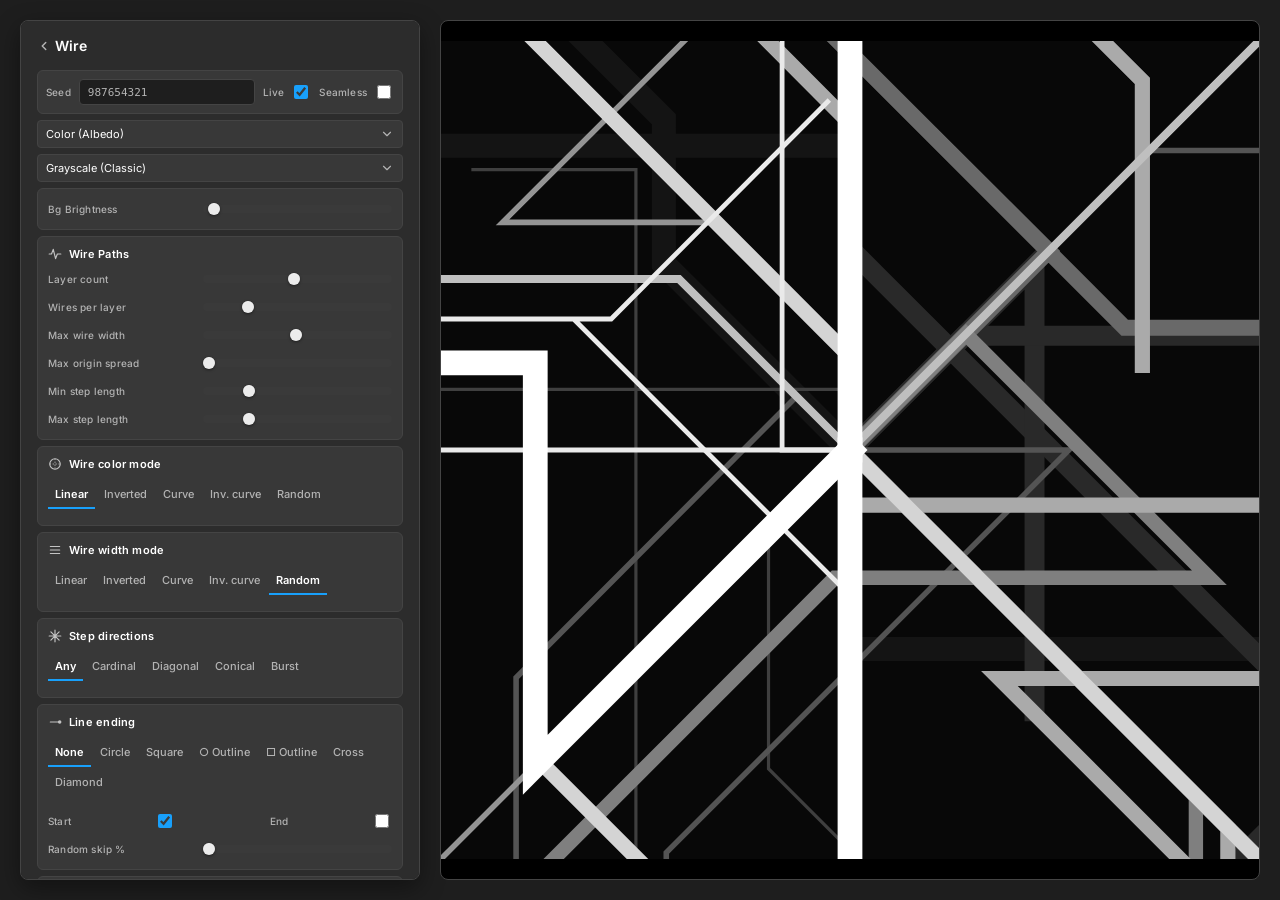
<file: wire.html>
<!DOCTYPE html>
<html lang="en">
<head>
    <meta charset="UTF-8">
    <meta name="viewport" content="width=device-width, initial-scale=1.0">
    <title>Wire — O'Gen</title>
    <link rel="stylesheet" href="css/main.css">
</head>
<body>

<!-- ─── Palette Modal ─────────────────────────────────────────────────────── -->
<div class="modal-overlay" id="paletteModal">
    <div class="modal-box">
        <div class="modal-title">Custom Palette</div>

        <div class="color-slots">
            <div class="color-slot">
                <input type="color" id="c0" value="#FF0055">
                <input type="text"  id="h0" value="#FF0055" maxlength="7" class="hex-input">
                <input type="checkbox" id="en0" checked title="Enable">
            </div>
            <div class="color-slot">
                <input type="color" id="c1" value="#00FFCC">
                <input type="text"  id="h1" value="#00FFCC" maxlength="7" class="hex-input">
                <input type="checkbox" id="en1" checked title="Enable">
            </div>
            <div class="color-slot">
                <input type="color" id="c2" value="#9D00FF">
                <input type="text"  id="h2" value="#9D00FF" maxlength="7" class="hex-input">
                <input type="checkbox" id="en2" checked title="Enable">
            </div>
            <div class="color-slot">
                <input type="color" id="c3" value="#2B0F4C">
                <input type="text"  id="h3" value="#2B0F4C" maxlength="7" class="hex-input">
                <input type="checkbox" id="en3" checked title="Enable">
            </div>
            <div class="color-slot">
                <input type="color" id="c4" value="#FFFFFF">
                <input type="text"  id="h4" value="#FFFFFF" maxlength="7" class="hex-input">
                <input type="checkbox" id="en4" checked title="Enable">
            </div>
        </div>

        <textarea class="modal-paste" id="hexPaste" placeholder="Paste CSS, XML, HEX, or rgb() here…"></textarea>

        <div class="modal-actions">
            <input type="file" id="aseFile" accept=".ase" style="display:none">
            <button onclick="document.getElementById('aseFile').click()">Load .ase</button>
            <button onclick="shufflePalette()">Shuffle</button>
            <button class="btn-generate" onclick="closePaletteModal()">Apply & Close</button>
        </div>
    </div>
</div>

<!-- ─── Left Panel ───────────────────────────────────────────────────────── -->
<div class="controls">
    <div class="panel-title">
        <a href="index.html" class="back-btn">
            <svg viewBox="0 0 24 24" width="14" height="14" fill="none" stroke="currentColor" stroke-width="2.5" stroke-linecap="round" stroke-linejoin="round"><polyline points="15 18 9 12 15 6"/></svg>
        </a>
        Wire
    </div>

    <!-- Seed + Seamless -->
    <div class="seed-row">
        <label>Seed</label>
        <input type="text" id="seedDisplay" readonly>
        <div class="live-wrap">
            <label for="livePreview">Live</label>
            <input type="checkbox" id="livePreview" checked>
        </div>
        <div class="live-wrap">
            <label for="seamlessEnable">Seamless</label>
            <input type="checkbox" id="seamlessEnable" onchange="handleInput()">
        </div>
    </div>

    <!-- Render mode -->
    <select id="renderMode" onchange="handleInput()">
        <option value="color">Color (Albedo)</option>
        <option value="depth">Depth Map (Height)</option>
        <option value="normal">Normal Map</option>
    </select>

    <!-- Palette -->
    <div class="select-row">
        <select id="paletteSelect" onchange="handlePaletteChange()">
            <option value="grayscale">Grayscale (Classic)</option>
            <option value="custom">Custom (Paste / ASE)</option>
            <option value="cyberpunk">Cyberpunk (Neon)</option>
            <option value="mars">Mars Base (Orange/Red)</option>
            <option value="ocean">Deep Ocean (Blues)</option>
        </select>
        <button id="editCustomBtn" class="btn-icon" onclick="openPaletteModal()" title="Edit palette" style="display:none">
            <svg viewBox="0 0 24 24" width="14" height="14" stroke="currentColor" stroke-width="2" fill="none">
                <circle cx="12" cy="12" r="3"></circle>
                <path d="M19.4 15a1.65 1.65 0 0 0 .33 1.82l.06.06a2 2 0 0 1-2.83 2.83l-.06-.06a1.65 1.65 0 0 0-1.82-.33 1.65 1.65 0 0 0-1 1.51V21a2 2 0 0 1-4 0v-.09A1.65 1.65 0 0 0 9 19.4a1.65 1.65 0 0 0-1.82.33l-.06.06a2 2 0 0 1-2.83-2.83l.06-.06A1.65 1.65 0 0 0 4.68 15a1.65 1.65 0 0 0-1.51-1H3a2 2 0 0 1 0-4h.09A1.65 1.65 0 0 0 4.6 9a1.65 1.65 0 0 0-.33-1.82l-.06-.06a2 2 0 0 1 2.83-2.83l.06.06A1.65 1.65 0 0 0 9 4.68a1.65 1.65 0 0 0 1-1.51V3a2 2 0 0 1 4 0v.09a1.65 1.65 0 0 0 1 1.51 1.65 1.65 0 0 0 1.82-.33l.06-.06a2 2 0 0 1 2.83 2.83l-.06.06A1.65 1.65 0 0 0 19.4 9a1.65 1.65 0 0 0 1.51 1H21a2 2 0 0 1 0 4h-.09a1.65 1.65 0 0 0-1.51 1z"></path>
            </svg>
        </button>
    </div>

    <!-- Bg Brightness -->
    <div class="module-group">
        <div class="row">
            <label>Bg Brightness</label>
            <input type="range" id="bgBrightness" min="0" max="255" value="8" oninput="handleInput()">
        </div>
    </div>

    <!-- Wire Paths -->
    <div class="module-group">
        <div class="module-header">
            <div class="module-title">
                <svg viewBox="0 0 24 24"><path d="M2 12h4l3-8 4 16 3-8h6" stroke="currentColor" stroke-width="2" fill="none" stroke-linecap="round" stroke-linejoin="round"/></svg>
                Wire Paths
            </div>
        </div>
        <div class="row"><label>Layer count</label>       <input type="range" id="layerCount"      min="1"  max="24"   value="12"  oninput="handleInput()"></div>
        <div class="row"><label>Wires per layer</label>   <input type="range" id="wiresPerLayer"   min="1"  max="10"   value="3"   oninput="handleInput()"></div>
        <div class="row"><label>Max wire width</label>    <input type="range" id="maxWireWidth"    min="1"  max="64"   value="32"  oninput="handleInput()"></div>
        <div class="row"><label>Max origin spread</label> <input type="range" id="maxOriginSpread" min="0"  max="512"  value="0"   oninput="handleInput()"></div>
        <div class="row"><label>Min step length</label>   <input type="range" id="minStepLength"   min="8"  max="256"  value="64"  oninput="handleInput()"></div>
        <div class="row"><label>Max step length</label>   <input type="range" id="maxStepLength"   min="64" max="2048" value="512" oninput="handleInput()"></div>
    </div>

    <!-- Wire color mode -->
    <div class="module-group">
        <div class="module-header">
            <div class="module-title">
                <svg viewBox="0 0 24 24"><circle cx="12" cy="12" r="9" stroke="currentColor" stroke-width="2" fill="none"/><path d="M12 3v18M3 12h18" stroke="currentColor" stroke-width="1.5" stroke-dasharray="2 3"/></svg>
                Wire color mode
            </div>
        </div>
        <div class="seg-group" data-param="colorMode">
            <button class="seg-btn active" data-value="linear">Linear</button>
            <button class="seg-btn" data-value="inv-linear">Inverted</button>
            <button class="seg-btn" data-value="curve">Curve</button>
            <button class="seg-btn" data-value="inv-curve">Inv. curve</button>
            <button class="seg-btn" data-value="random">Random</button>
        </div>
    </div>

    <!-- Wire width mode -->
    <div class="module-group">
        <div class="module-header">
            <div class="module-title">
                <svg viewBox="0 0 24 24"><path d="M4 6h16M4 12h16M4 18h16" stroke="currentColor" stroke-width="2" stroke-linecap="round"/></svg>
                Wire width mode
            </div>
        </div>
        <div class="seg-group" data-param="widthMode">
            <button class="seg-btn" data-value="linear">Linear</button>
            <button class="seg-btn" data-value="inv-linear">Inverted</button>
            <button class="seg-btn" data-value="curve">Curve</button>
            <button class="seg-btn" data-value="inv-curve">Inv. curve</button>
            <button class="seg-btn active" data-value="random">Random</button>
        </div>
    </div>

    <!-- Step directions -->
    <div class="module-group">
        <div class="module-header">
            <div class="module-title">
                <svg viewBox="0 0 24 24"><path d="M12 2v20M2 12h20M4.93 4.93l14.14 14.14M19.07 4.93L4.93 19.07" stroke="currentColor" stroke-width="2" stroke-linecap="round"/></svg>
                Step directions
            </div>
        </div>
        <div class="seg-group" data-param="stepDirections">
            <button class="seg-btn active" data-value="any">Any</button>
            <button class="seg-btn" data-value="cardinal">Cardinal</button>
            <button class="seg-btn" data-value="diagonal">Diagonal</button>
            <button class="seg-btn" data-value="conical">Conical</button>
            <button class="seg-btn" data-value="burst">Burst</button>
        </div>
    </div>

    <!-- Line cap -->
    <div class="module-group">
        <div class="module-header">
            <div class="module-title">
                <svg viewBox="0 0 24 24"><line x1="4" y1="12" x2="20" y2="12" stroke="currentColor" stroke-width="2" stroke-linecap="round"/><circle cx="20" cy="12" r="3" fill="currentColor"/></svg>
                Line ending
            </div>
        </div>
        <div class="seg-group" data-param="lineCap">
            <button class="seg-btn active" data-value="none">None</button>
            <button class="seg-btn" data-value="circle">Circle</button>
            <button class="seg-btn" data-value="square">Square</button>
            <button class="seg-btn" data-value="circle-outline">○ Outline</button>
            <button class="seg-btn" data-value="square-outline">□ Outline</button>
            <button class="seg-btn" data-value="cross">Cross</button>
            <button class="seg-btn" data-value="diamond">Diamond</button>
        </div>
        <div class="row">
            <label>Start</label>
            <input type="checkbox" id="capStart" checked onchange="handleInput()">
            <label style="margin-left:12px">End</label>
            <input type="checkbox" id="capEnd" onchange="handleInput()">
        </div>
        <div class="row"><label>Random skip %</label><input type="range" id="capRandom" min="0" max="100" value="0" oninput="handleInput()"></div>
    </div>

    <!-- Symmetry -->
    <div class="module-group">
        <div class="module-header">
            <div class="module-title">
                <svg viewBox="0 0 24 24"><path d="M12 3v18M3 9l4 3-4 3M21 9l-4 3 4 3" stroke="currentColor" stroke-width="2" fill="none" stroke-linecap="round" stroke-linejoin="round"/></svg>
                Symmetry
            </div>
        </div>
        <div class="seg-group" data-param="symmetry">
            <button class="seg-btn active" data-value="none">None</button>
            <button class="seg-btn" data-value="horizontal">Horizontal</button>
            <button class="seg-btn" data-value="vertical">Vertical</button>
            <button class="seg-btn" data-value="both">H + V</button>
            <button class="seg-btn" data-value="radial">Radial</button>
        </div>
        <div class="row"><label>Radial steps</label><input type="range" id="radialSteps" min="2" max="12" value="6" oninput="handleInput()"></div>
    </div>

    <!-- Actions -->
    <div class="actions-grid">
        <button class="btn-generate" onclick="generateNew()">Generate New Seed</button>
        <button class="btn-reset" onclick="resetDefaults()" title="Reset all settings to defaults">↺</button>
        <button class="btn-export" id="btnExportSVG">Save SVG</button>
        <button class="btn-png" id="btnExportPNG">Save PNG</button>
    </div>

    <!-- PNG scale popup -->
    <div id="pngPopup" class="png-popup" style="display:none;">
        <div class="png-popup-inner">
            <div class="scale-group">
                <button class="scale-btn active" data-scale="1">1×<span>1024px</span></button>
                <button class="scale-btn" data-scale="2">2×<span>2048px</span></button>
                <button class="scale-btn" data-scale="3">3×<span>3072px</span></button>
                <button class="scale-btn" data-scale="4">4×<span>4096px</span></button>
            </div>
            <input type="hidden" id="pngScale" value="1">
            <button class="btn-png btn-png-confirm" id="btnPngConfirm">Export PNG</button>
        </div>
    </div>

    <!-- Console -->
    <div class="console-panel">
        <label>Console</label>
        <textarea id="consoleLog" readonly></textarea>
    </div>
</div>

<!-- ─── Viewport ──────────────────────────────────────────────────────────── -->
<div class="viewport">
    <div id="svgContainer" style="width:100%;height:100%;display:flex;align-items:center;justify-content:center;"></div>
</div>

<script type="module" src="js/wire-main.js"></script>
</body>
</html>
</file>
<file: css/main.css>
@import url('https://fonts.googleapis.com/css2?family=Inter:wght@400;500;600&display=swap');

/* ─── O'Bend Design System v1.9.2 ─────────────────────────────────────────── */
:root {
    --ob-font: 'Inter', sans-serif;
    --ob-body-size: 11px;
    --ob-title-weight: 600;

    /* Backgrounds */
    --ob-bg:      #1e1e1e;
    --ob-panel:   #2c2c2c;
    --ob-panel-2: #383838;
    --ob-hover:   #4a4a4a;

    /* Text */
    --ob-ink:   #ffffff;
    --ob-muted: #b3b3b3;

    /* Accents */
    --ob-blue:         #18a0fb;
    --ob-blue-hover:   #0d8de3;
    --ob-success:      #1bc47d;
    --ob-danger:       #f24822;
    --ob-accent:       #ff0055;   /* O'Displace brand */

    /* Borders */
    --ob-line:   #444444;
    --ob-line-2: #555555;

    /* Radii — nested rule: outer = inner + gap */
    --ob-radius-shell:   8px;   /* panel */
    --ob-radius-surface: 6px;   /* card inside panel  (gap ≈ 2px) */
    --ob-radius-control: 4px;   /* input/button inside card */

    /* Spacing */
    --ob-space: 8px;
}

/* ─── Reset ────────────────────────────────────────────────────────────────── */
*, *::before, *::after { box-sizing: border-box; }

/* ─── Scrollbar ────────────────────────────────────────────────────────────── */
::-webkit-scrollbar { width: 12px; height: 12px; }
::-webkit-scrollbar-track { background: transparent; }
::-webkit-scrollbar-thumb {
    background-color: var(--ob-line-2);
    border-radius: 6px;
    border: 3px solid transparent;
    background-clip: content-box;
}
::-webkit-scrollbar-thumb:hover { background-color: var(--ob-muted); }

/* ─── Base ─────────────────────────────────────────────────────────────────── */
body {
    background: var(--ob-bg);
    color: var(--ob-ink);
    font-family: var(--ob-font);
    font-size: var(--ob-body-size);
    margin: 0;
    padding: 20px;
    display: flex;
    gap: 20px;
    height: 100vh;
    overflow: hidden;
}

/* ─── Layout: Left Panel ───────────────────────────────────────────────────── */
.controls {
    width: 400px;
    flex-shrink: 0;
    background: var(--ob-panel);
    border: 1px solid var(--ob-line);
    border-radius: var(--ob-radius-shell);
    padding: 16px;
    display: flex;
    flex-direction: column;
    gap: 6px;
    overflow-y: auto;
    box-shadow: 0 8px 24px rgba(0, 0, 0, 0.4);
}

.back-btn {
    display: inline-flex;
    align-items: center;
    gap: 5px;
    color: var(--ob-muted);
    font-size: 11px;
    font-weight: 500;
    text-decoration: none;
    padding: 4px 0;
    transition: color 0.15s;
    width: fit-content;
}
.back-btn:hover { color: var(--ob-ink); }
.back-btn svg { flex-shrink: 0; }

.panel-title {
    font-size: 14px;
    font-weight: var(--ob-title-weight);
    color: var(--ob-ink);
    display: flex;
    align-items: center;
    gap: 4px;
    margin-bottom: 10px;
}

.panel-title .back-btn {
    padding: 0;
    color: var(--ob-muted);
    flex-shrink: 0;
}

/* ─── Layout: Viewport ─────────────────────────────────────────────────────── */
.viewport {
    flex: 1;
    background: #000;
    border-radius: var(--ob-radius-shell);
    border: 1px solid var(--ob-line);
    display: flex;
    justify-content: center;
    align-items: center;
    overflow: hidden;
    position: relative;
    box-shadow: inset 0 0 40px rgba(0, 0, 0, 0.6);
}

svg.canvas-svg { width: 100%; height: 100%; }

/* ─── Seed Row ──────────────────────────────────────────────────────────────── */
.seed-row {
    display: flex;
    align-items: center;
    gap: 8px;
    padding: 8px;
    background: var(--ob-panel-2);
    border: 1px solid var(--ob-line);
    border-radius: var(--ob-radius-surface);
}

.seed-row label { flex-shrink: 0; }

.seed-row input[type="text"] {
    flex: 1;
    min-width: 0;
    background: var(--ob-bg);
    border: 1px solid var(--ob-line);
    border-radius: var(--ob-radius-control);
    color: var(--ob-muted);
    font-family: monospace;
    font-size: 11px;
    padding: 4px 8px;
    height: 26px;
}

.seed-row .live-wrap {
    display: flex;
    align-items: center;
    gap: 6px;
    flex-shrink: 0;
    color: var(--ob-muted);
}

/* ─── Label typography (O'Bend standard) ──────────────────────────────────── */
label {
    font-size: 10px;
    font-weight: 500;
    letter-spacing: 0.02em;
    color: var(--ob-muted);
    user-select: none;
}

/* ─── Selects ───────────────────────────────────────────────────────────────── */
select {
    width: 100%;
    background: var(--ob-panel-2);
    color: var(--ob-ink);
    border: 1px solid var(--ob-line);
    border-radius: var(--ob-radius-control);
    padding: 6px 28px 6px 8px;
    font-family: var(--ob-font);
    font-size: 11px;
    height: 28px;
    outline: none;
    cursor: pointer;
    appearance: none;
    -webkit-appearance: none;
    background-image: url("data:image/svg+xml;charset=UTF-8,%3csvg xmlns='http://www.w3.org/2000/svg' viewBox='0 0 24 24' fill='none' stroke='%23b3b3b3' stroke-width='2' stroke-linecap='round' stroke-linejoin='round'%3e%3cpolyline points='6 9 12 15 18 9'%3e%3c/polyline%3e%3c/svg%3e");
    background-repeat: no-repeat;
    background-position: right 8px center;
    background-size: 14px;
    transition: border-color 0.15s;
}
select:focus { border-color: var(--ob-line-2); }
select:hover { border-color: var(--ob-line-2); }

/* ─── Number + text inputs ──────────────────────────────────────────────────── */
input[type="text"],
input[type="number"] {
    background: var(--ob-panel-2);
    color: var(--ob-ink);
    border: 1px solid var(--ob-line);
    border-radius: var(--ob-radius-control);
    padding: 4px 8px;
    height: 28px;
    font-family: var(--ob-font);
    font-size: 11px;
    outline: none;
    transition: border-color 0.15s;
}
input[type="text"]:focus,
input[type="number"]:focus { border-color: var(--ob-line-2); }

/* hide number spinners */
input[type="number"]::-webkit-outer-spin-button,
input[type="number"]::-webkit-inner-spin-button { -webkit-appearance: none; margin: 0; }
input[type="number"] { -moz-appearance: textfield; }

/* ─── Range sliders (O'Gravity style) ──────────────────────────────────────── */
input[type="range"] {
    -webkit-appearance: none;
    appearance: none;
    width: 100%;
    height: 20px;
    background: transparent;
    outline: none;
    cursor: pointer;
    margin: 0;
}

input[type="range"]::-webkit-slider-runnable-track {
    height: 8px;
    border-radius: 999px;
    background: var(--slider-track-bg, #3a3a3a);
}

input[type="range"]::-webkit-slider-thumb {
    -webkit-appearance: none;
    width: 12px;
    height: 12px;
    border-radius: 50%;
    background: #ececec;
    box-shadow: 0 1px 3px rgba(0, 0, 0, 0.45), inset 0 1px 0 rgba(255, 255, 255, 0.35);
    cursor: pointer;
    transition: transform 0.1s, background 0.1s;
    margin-top: -2px;
}

input[type="range"]::-webkit-slider-thumb:active {
    transform: scale(1.03);
    background: #fff;
}

input[type="range"]::-moz-range-track {
    height: 8px;
    border-radius: 999px;
    border: none;
    background: var(--slider-track-bg, #3a3a3a);
}

input[type="range"]::-moz-range-thumb {
    width: 12px;
    height: 12px;
    border-radius: 50%;
    border: none;
    background: #ececec;
    box-shadow: 0 1px 3px rgba(0, 0, 0, 0.45), inset 0 1px 0 rgba(255, 255, 255, 0.35);
    cursor: pointer;
}

input[type="range"]::-moz-range-thumb:active {
    transform: scale(1.03);
    background: #fff;
}

/* ─── Checkbox ──────────────────────────────────────────────────────────────── */
input[type="checkbox"] {
    width: 14px;
    height: 14px;
    accent-color: var(--ob-blue);
    cursor: pointer;
    flex-shrink: 0;
}

/* ─── Buttons ───────────────────────────────────────────────────────────────── */
button {
    height: 28px;
    padding: 0 12px;
    border: none;
    border-radius: var(--ob-radius-control);
    background: var(--ob-panel-2);
    color: var(--ob-ink);
    font-family: var(--ob-font);
    font-size: 11px;
    font-weight: 500;
    cursor: pointer;
    transition: background 0.15s, opacity 0.15s;
    white-space: nowrap;
}
button:hover { background: var(--ob-hover); }
button:active { opacity: 0.8; }

.btn-generate {
    background: var(--ob-panel-2);
    color: var(--ob-ink);
}
.btn-generate:hover { background: var(--ob-hover); }

.btn-export {
    background: var(--ob-blue);
    color: #fff;
}
.btn-export:hover { background: var(--ob-blue-hover); }

.btn-png {
    background: var(--ob-blue);
    color: #fff;
}
.btn-png:hover { background: var(--ob-blue-hover); }

.btn-reset {
    width: 32px;
    height: 32px;
    padding: 0;
    flex-shrink: 0;
    font-size: 16px;
    background: var(--ob-panel-2);
}
.btn-reset:hover { background: var(--ob-hover); }

.btn-icon {
    width: 28px;
    height: 28px;
    padding: 0;
    display: flex;
    align-items: center;
    justify-content: center;
    flex-shrink: 0;
}

/* ─── Control row (label + control) ────────────────────────────────────────── */
.row {
    display: flex;
    align-items: center;
    justify-content: space-between;
    gap: 8px;
}

.row label { flex-shrink: 0; }

.row input[type="number"] { width: 58px; text-align: center; }
.row input[type="range"] { width: 55%; }

/* ─── Module cards ──────────────────────────────────────────────────────────── */
.module-group {
    background: var(--ob-panel-2);
    border: 1px solid var(--ob-line);
    border-radius: var(--ob-radius-surface);
    padding: 10px;
    display: flex;
    flex-direction: column;
    gap: 8px;
}

.module-header {
    display: flex;
    align-items: center;
    justify-content: space-between;
}

.module-title {
    display: flex;
    align-items: center;
    gap: 7px;
    font-size: 11px;
    font-weight: 600;
    color: var(--ob-ink);
    letter-spacing: 0.02em;
}

.module-title svg {
    width: 14px;
    height: 14px;
    fill: currentColor;
    opacity: 0.7;
    flex-shrink: 0;
}

/* ─── Select row with icon button ─────────────────────────────────────────── */
.select-row {
    display: flex;
    gap: 6px;
    align-items: center;
}
.select-row select { flex: 1; }

/* ─── Action buttons (2×2 grid, equal size) ────────────────────────────────── */
.actions-grid {
    display: grid;
    grid-template-columns: 1fr 1fr;
    gap: 8px;
}
.actions-grid button { height: 32px; width: 100%; }

/* ─── PNG scale popup ───────────────────────────────────────────────────────── */
.png-popup {
    position: relative;
}

.png-popup-inner {
    background: var(--ob-panel);
    border: 1px solid var(--ob-line-2);
    border-radius: var(--ob-radius-shell);
    padding: 10px;
    display: flex;
    flex-direction: column;
    gap: 8px;
    box-shadow: 0 8px 24px rgba(0, 0, 0, 0.5);
}

.scale-group {
    display: flex;
    gap: 6px;
}

.scale-btn {
    flex: 1;
    height: 48px;
    padding: 0;
    border: 1px solid var(--ob-line);
    border-radius: var(--ob-radius-control);
    background: var(--ob-panel-2);
    color: var(--ob-muted);
    font-size: 12px;
    font-weight: 600;
    cursor: pointer;
    display: flex;
    flex-direction: column;
    align-items: center;
    justify-content: center;
    gap: 2px;
    transition: background 0.15s, color 0.15s, border-color 0.15s;
    line-height: 1;
}

.scale-btn span {
    font-size: 9px;
    font-weight: 400;
    color: var(--ob-muted);
    opacity: 0.7;
}

.scale-btn:hover { background: var(--ob-hover); color: var(--ob-ink); border-color: var(--ob-line-2); }

.scale-btn.active {
    background: var(--ob-blue);
    color: #fff;
    border-color: var(--ob-blue);
}
.scale-btn.active span { color: rgba(255,255,255,0.75); opacity: 1; }

.btn-png-confirm { width: 100%; height: 32px; }

/* ─── Console panel ─────────────────────────────────────────────────────────── */
.console-panel {
    display: flex;
    flex-direction: column;
    gap: 4px;
    margin-top: 2px;
}

.console-panel textarea {
    background: var(--ob-bg);
    color: #1bc47d;
    border: 1px solid var(--ob-line);
    border-radius: var(--ob-radius-control);
    font-family: monospace;
    font-size: 10px;
    padding: 6px 8px;
    height: 72px;
    resize: none;
    outline: none;
}

/* ─── Palette Modal ─────────────────────────────────────────────────────────── */
.modal-overlay {
    display: none;
    position: fixed;
    inset: 0;
    background: rgba(0, 0, 0, 0.6);
    backdrop-filter: blur(2px);
    z-index: 100;
    align-items: center;
    justify-content: center;
}

.modal-box {
    background: var(--ob-panel);
    border: 1px solid var(--ob-line-2);
    border-radius: var(--ob-radius-shell);
    padding: 20px;
    width: 380px;
    display: flex;
    flex-direction: column;
    gap: 12px;
    box-shadow: 0 16px 48px rgba(0, 0, 0, 0.5);
}

.modal-title {
    font-size: 13px;
    font-weight: 600;
    color: var(--ob-ink);
    padding-bottom: 8px;
    border-bottom: 1px solid var(--ob-line);
}

.color-slots {
    display: flex;
    flex-direction: column;
    gap: 6px;
}

.color-slot {
    display: flex;
    align-items: center;
    gap: 8px;
    padding: 6px 8px;
    background: var(--ob-panel-2);
    border: 1px solid var(--ob-line);
    border-radius: var(--ob-radius-surface);
}

.color-slot input[type="color"] {
    width: 28px;
    height: 28px;
    border: none;
    border-radius: var(--ob-radius-control);
    cursor: pointer;
    padding: 0;
    background: none;
}

.color-slot .hex-input {
    flex: 1;
    font-family: monospace;
    text-transform: uppercase;
}

.modal-paste {
    background: var(--ob-panel-2);
    color: var(--ob-ink);
    border: 1px solid var(--ob-line);
    border-radius: var(--ob-radius-control);
    font-family: var(--ob-font);
    font-size: 11px;
    padding: 8px;
    height: 64px;
    resize: none;
    outline: none;
    width: 100%;
}

.modal-paste::placeholder { color: var(--ob-muted); }

.modal-actions {
    display: flex;
    gap: 8px;
}
.modal-actions button { flex: 1; height: 30px; }

/* ─── Segment / mode button group ──────────────────────────────────────────── */
.seg-group {
    display: flex;
    flex-wrap: wrap;
    gap: 2px;
    margin: 2px 0 6px;
}

.seg-btn {
    background: none;
    border: none;
    border-bottom: 2px solid transparent;
    color: var(--ob-muted);
    font-family: var(--ob-font);
    font-size: 11px;
    padding: 3px 7px 4px;
    cursor: pointer;
    border-radius: var(--ob-radius-control) var(--ob-radius-control) 0 0;
    transition: color 0.12s, border-color 0.12s;
    white-space: nowrap;
}

.seg-btn:hover { color: var(--ob-ink); }

.seg-btn.active {
    color: var(--ob-ink);
    font-weight: 600;
    border-bottom-color: var(--ob-blue);
}
</file>
